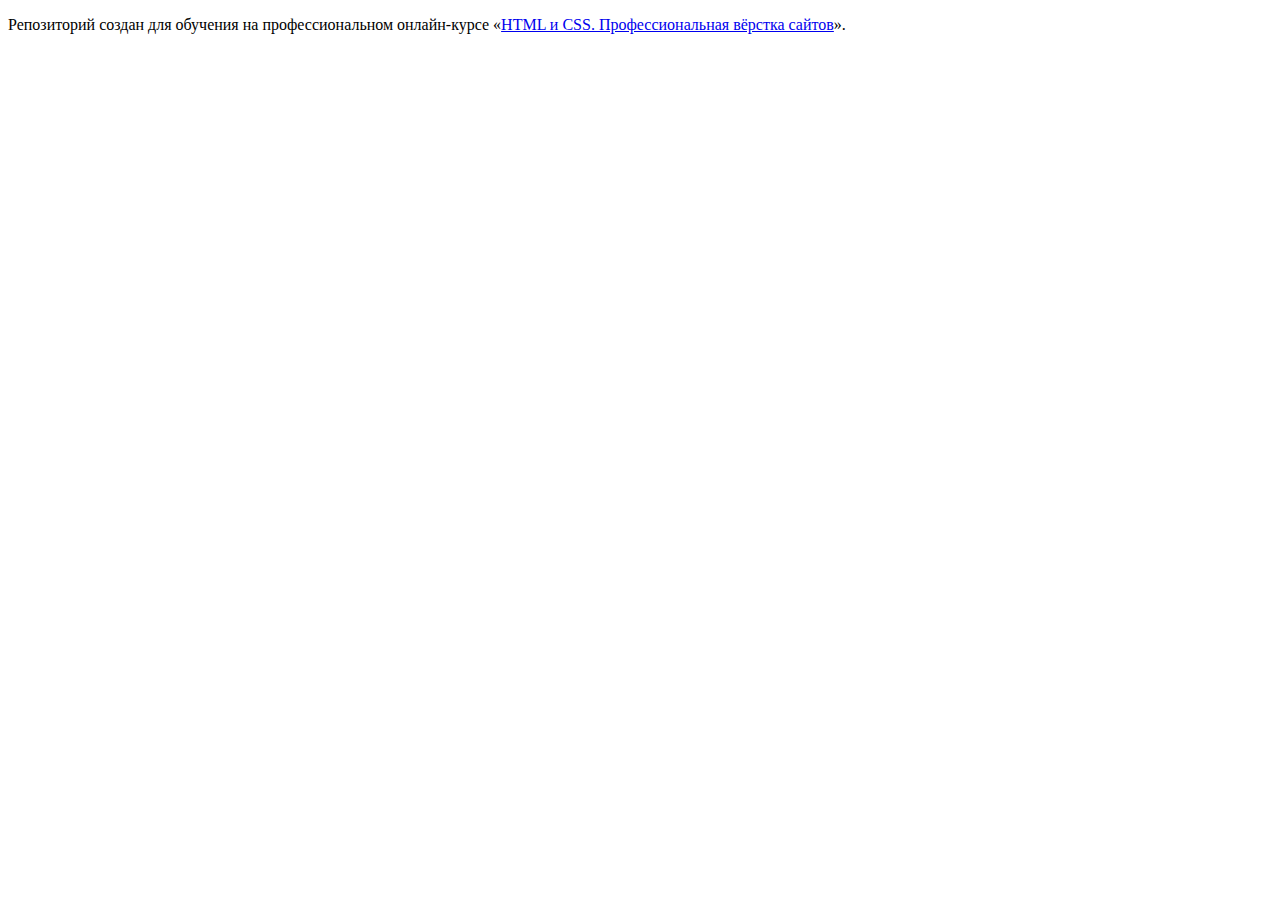
<file: 1/index.html>
<!DOCTYPE html>
<html lang="ru">
  <head>
    <meta charset="utf-8">
    <title>HTML Academy: Седона</title>
    <base href="https://htmlacademy-htmlcss.github.io/2020319-sedona-34/1/">
</head>
  <body>

    <p>Репозиторий создан для обучения на профессиональном онлайн‑курсе «<a href="https://htmlacademy.ru/intensive/htmlcss">HTML и CSS. Профессиональная вёрстка сайтов</a>».</p>

  </body>
</html>
</file>
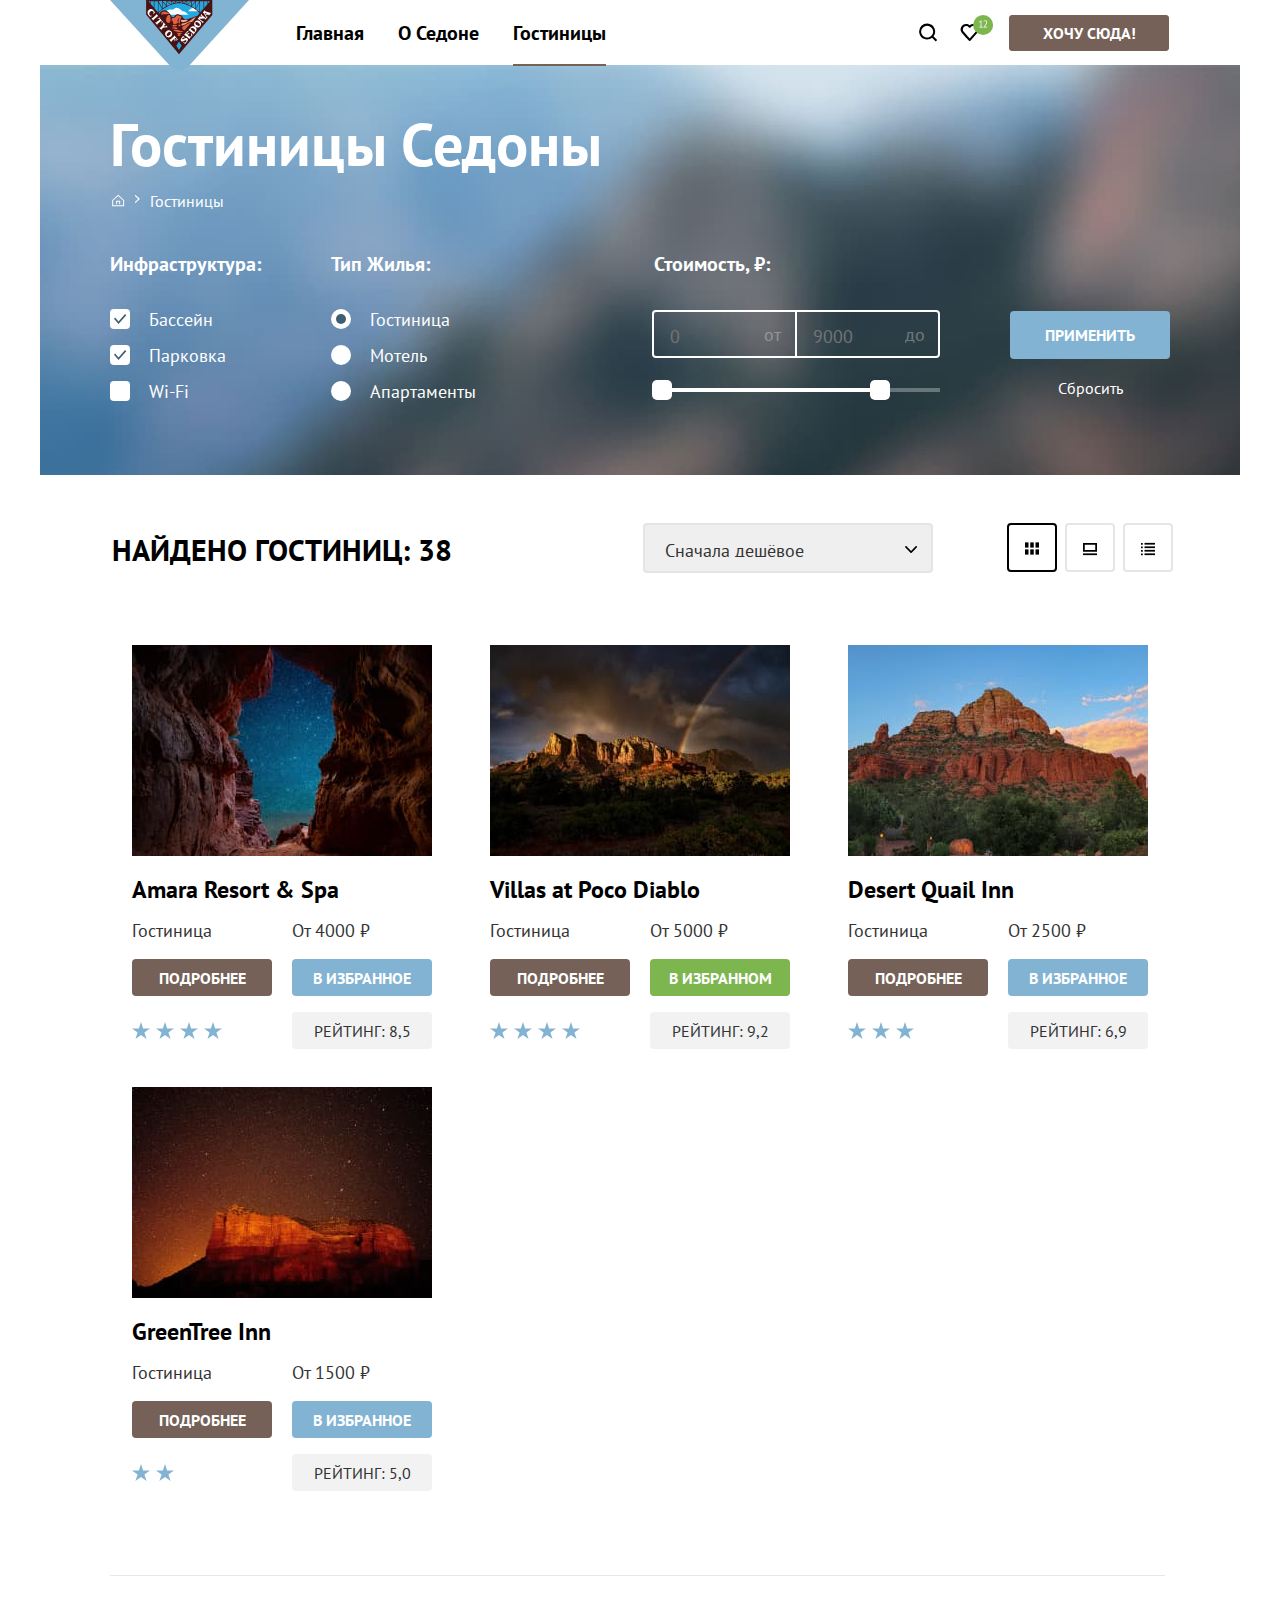
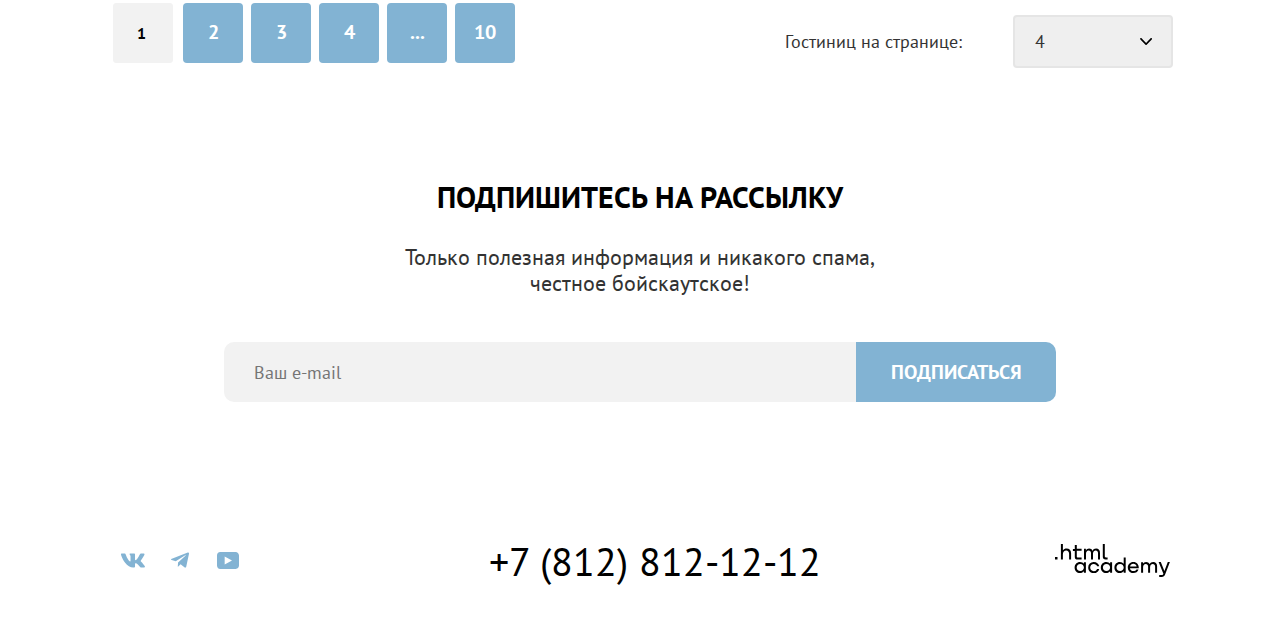
<file: catalog.html>
<!DOCTYPE html>
<html lang="ru">
  <head>
    <meta charset="utf-8">
    <title>HTML Academy: Седона</title>
    <link rel="icon" href="favicon.ico" type="image/x-icon" />
    <link rel="icon" type="image/png" sizes="32x32" href="images/favicon.png"/>
    <link rel="stylesheet" href="styles/styles.css">
  </head>

  <body>
    <div class="page-container">
      <header class="page-header">
        <nav class="navigation">
            <a class="navigation-logo">
              <svg width="139" height="70" fill="none" xmlns="http://www.w3.org/2000/svg">
                <path d="M139 0H0l59.93 65.65a12.7 12.7 0 0 0 19.14 0L139 0Z" fill="#81B3D3"/><path d="M36.8.5 69 38.2 101.09.7 36.8.5Z" fill="#23A9E1"/><path d="M61.27 14.63h17.35c-1.3-.8-4.41-4.58-6.01-3.19-.1.1-4.92-5.67-8.03-2.88-2.7 2.48-4-.3-7.02 1.59-3.6 2.39 2 3.68 3.71 4.47Zm26.78-3.49-9.83.1c3.91-4.47 5.62-3.98 9.83-.1Z" fill="#fff"/><path d="M97.88 3.58V1.2h2.1l-2.1 2.4Zm-49.34 9.35c.1.1 2.4-2.38 6.11-4.87 3.41-2.29 8.63-4.88 14.45-4.88 5.81 0 11.13 2.69 14.54 4.98 3.7 2.39 6.01 4.77 6.11 4.87l-2.5 2.99c-4.52.6-7.73 3.88-12.14 3.18-2.2-.4-2.3-1.59-2.9-2.88-.5-1-1.31-.8-2.31-1.2-.9-.4-1.5-1.1-3.41-.7-1.6.4-1.8 2.9-3.91 2.8-1.1-.1-1.2-1.6-2.81-3.59-4.11-4.87-7.92-4.18-10.53.3L68.89 37.1 48.54 12.93ZM40.1 1.2v1.9l-1.6-1.9h1.6Zm54.06 0h3.2v2.99l-3.2 3.78V1.19Zm-4.12 11.35V1.19h3.51v7.37l-3.5 3.98c.1 0 0 0 0 0Zm-.5-10.35v9.85c-1.1-1.1-2.3-2.1-3.6-2.99l3.6-6.86Zm-4.1-.3v6.77c-.51-.3-.91-.7-1.51-1-.7-.4-1.4-.9-2.2-1.3l3.7-4.47Zm-4.42-.2v4.28c-1-.5-2.1-1-3.11-1.5l3.1-2.78Zm.6-.5h3.71l-3.7 4.58V1.19Zm4.31 0h3.61l-3.6 7.07V1.19Zm-8.82 0h3.9l-3.5 3.09c-.1 0-.2-.1-.3-.1l-.1-2.99Zm-.5.4v2.39c-1-.4-2-.7-3.11-.9l3.1-1.49Zm-4.22 0v1.3l-2.2-.3 2.2-1Zm-6.81 0 2.2 1c-.8 0-1.5.1-2.2.3v-1.3Zm-4.12 0 3.11 1.5c-1.1.2-2.1.5-3.1.89V1.59Zm3.61 1.2-3.3-1.6h3.3v1.6Zm3.51-.4-2.8-1.3h2.8v1.3Zm.7-1.2h2.91l-2.9 1.3v-1.3Zm3.72 0h3.2l-3.2 1.6v-1.6ZM60.57 4.28l-3.5-3.09h3.9v2.99l-.4.1Zm-3.6-2.59 3.1 2.69c-1.1.4-2.1.9-3.1 1.49V1.69Zm-4.32.2 3.6 4.48c-1.3.7-2.5 1.49-3.6 2.39V1.89Zm-4.21.3 3.6 6.96c-1.3 1-2.5 2-3.6 3.19V2.19Zm3.7 5.97-3.6-7.07h3.6v7.07Zm4.32-2.49L52.75 1.1h3.7v4.58Zm-12.64 1.8-3.2-3.79V1.2h3.2v6.27Zm.6-6.28h3.52v11.15l-3.51-4.18V1.19ZM69.3 0H36.1v14.53L69 54.23l.2-.3 33.09-39V0h-33Z" fill="#491213"/><path d="m66.39 45.77 2.6-4.18 2.61 4.18-2.6 4.17-2.61-4.17Z" fill="#23A9E1"/><path d="M74.41 30.44c-3.4-1.99-2.6-3.48.2-4.87 1.5-.7 4.81-3.38 6.12-2.49l-6.32 7.36Zm-2.3 2.5c-2.01-.1-4.32-.4-6.32.1 1.2.29 4.2 1.18 1.4 1.88 1 1.4 2.6 1.3 3.61.1-.4-.2-.7-.5-1-.7 1.1-.3 2.1-.9 2.3-1.39Zm1.2-1.6c-.9-.8-1.9-.8-2.71 0-1.2-2.09-5.42-1.4-7.42-1.7 1.1 2.6 9.63 3.1 10.13 1.7Zm-6.82-2.19c-1.6-.5-6.82-.4-3.41-1.79 1.1-.4 6.72.1 3.4 1.8Zm2-2.98c-.5-1.1.4-2.4 1.7-1.4 1.21.8-.6 2-1.7 1.4Zm-2.9.1c-2.31.7-5.32-.8-1.6-1.5 2.3-.5 4.7.5 1.6 1.5.1 0-.1 0 0 0Zm-2.61-6.17c-.5 1.59-1.5 1.89-1.4 0 .1-2.3 1.6-1.7 3.2-2.59 1.3-.7 2-3.38 4.32-1.8 1 .7 2.2.1 2.5 1.2 0-.1-2.9 6.67-1.3 6.67-3.21 0-1.8-3.78-.6-6.37-1.2.6-3.11 4.28-1.5 4.98-.8 1.1-3.42 2.58-4.72 1.49-1.1-1-.5-2.29-.5-3.58Zm-4.01 2.78c-5.62 0-1.8-8.55.1-8.06 2.2.7 1.9 8.16-.1 8.06Zm-6.22-8.16c-2.6-.1-1.5-2.58.3-3.08 1.7-.5 5.21 1.1 6.42 2.19-1.8.6-4.11.5-6.12.6-.2-2-.7-1.3-.6.3Z" fill="#DC6243"/><path d="M72 25.67c-2.9-2.99 4.32-2.69 5.52-3.78.8.3 7.02-5.37 8.52-4.98-1.1 1.3-3.4 5.28-5.01 5.28-1.3 0-2.6-.2-3.61.7-1.5 1.39-3.91 2.08-5.42 2.78Z" fill="#F49774"/><path d="M72.9 22.09c-1.6.9-3.1-2.49-.3-2.2 1.81.2 3.72-.2 5.42.1a5.9 5.9 0 0 1-5.11 2.1Z" fill="#F4B1A4"/><path d="M51.25 20.8c.3.4.6.79.5 1.39 0 .4-.6 1-.2 1.19l1.5-1.8c-.4-.09-3.51-3.77-3.51-4.17l-2.1 1.1c.1.4.8 0 1.2 0 .5 0 .9.4 1.3.7-1.1.89-3.8 3.27-4.11 3.27-.1 0-.7-.4-.7 0 0 .2.6.7.7.8l1.4 1.7c.4-.2-.1-.5.1-.8.1-.2 3.21-2.69 3.92-3.39Zm-3.41-4.48c.3-.1.4.3.6 0l-1.6-1.9c-.2-.3-.5-.6-.5 0 .1.4-4.02 3.69-4.22 3.79-.3.1-.5-.3-.7.1l1.4 1.69c.2.2.3.4.5.6.2.2.1-.4.1-.4-.1-.3.3-.6.6-.8 1-1 3.51-3.08 3.82-3.08Zm-5.72-.6c-1.1.3-2.4-.1-2.7-1.3-.4-1.19.4-2.38 1.3-3.08.9-.7 2.3-.6 2.8.5.2.5.1 1.1-.1 1.6-.1.29-.4.59 0 .79.6-.7 1.1-1.4 1.7-2.1-.7-.39-1-1.09-1.5-1.68-.6-.7-1.3-1.4-2.3-1.5-1.9-.3-3.61 1.7-3.81 3.39-.1.9.2 1.79.8 2.58.5.6 1.2 1.1 1.6 1.8.2.1 1.8-.7 2.1-.8.21 0 .1-.1.1-.2-.5.2 0 0 0 0ZM67.69 39.2c-.7-.5-2.6-2.99-3-3.48l-.2-.3-.2.1c-.1.1.1.4 0 .6-.5.8-3.72 3.18-3.92 3.38-.4.2-.8-.1-1 .2.5.6 1.8 2.28 2 2.28.3 0 .1-.5.1-.6.1-.2 1.7-1.58 2.31-2.08.2-.2.4.3.6.5.2.3.3.7.2 1-.1.19-.5.59-.2.79.4-.5 1.5-1.8 1.7-2 .2-.2-.4 0-.3-.1-.2.1-.5.2-.7 0-.1 0-.7-.69-.6-.79.3-.2.6-.6 1-.7.6-.1 1 1 1.1 1.4.1.4.1.8-.1 1.1-.1.3-.3.49 0 .59l1.41-1.9c0 .1-.1.1-.2 0-.1 0 .1.1 0 0Zm-9.22-8.86c-.7 0-1.4.3-2.01.8a3.52 3.52 0 0 0-.5 4.78c1.3 1.69 3.4 1.89 5.11.7 1.4-1.2 1.6-3.3.5-4.78-.8-1-2-1.5-3.1-1.5Zm1.2 1.4c.9-.1 1.5.8 1.1 1.79-.4 1-1.4 1.99-2.4 2.39-1.2.5-2.01-.5-1.5-1.7.4-.99 1.4-1.99 2.4-2.38.1 0 .2-.1.4-.1Zm-2.8-4.58c.3 0 .6.4.8 0l-1.41-1.7c-.4.2 0 .4-.1.6-.2.3-1.7.5-2.1.6.1-.4.6-1.69.8-1.79.4-.3.6.3.8-.1l-1.8-2.09c-.2-.2-.4-.7-.6-.4 0 0 0 1-.1 1.1-.11.2-.61 2.39-1.21 2.89-.3.3-1.5 1.29-1.8 1.39-.3.1-.5-.4-.81 0l1.6 1.89c.1.1.4.6.5.6.3.1 0-.6.1-.7.1-.3 1.61-1.8 2.31-1.9.9-.19 2-.49 3.01-.39.2 0-.2 0 0 0Zm24.26 6.67c.1.4.2.9.1 1.29-.1.6-.6 1.89-1.4 1.5-.8-.4-1.4-1.1-2.11-1.7.5-.6 1-1.1 1.9-.8.2.1.4 0 .2-.2-.3-.2-2-1.29-2.1-1.19-.2.2.3.6.1 1-.1.3-.4.5-.6.8-.5-.4-1.2-.8-.7-1.5.4-.4.8-.8 1.4-.9.4-.1 1.2.3 1.3-.1-.7-.3-1.4-.7-2.1-.99.1.5-2.2 2.89-2.7 3.48-.1.1-.41.4-.41.5 0 .3.4.1.4.1.3-.1 4.41 3.28 4.51 3.58.1.2-.1.4 0 .5 0 0 .1.1.2.1.3-.3 2.91-3.88 3.51-3.98l-1.5-2.39c-.4.2-.1.7 0 .9Zm-4.01 4.37c-1.3-.9-3.61.8-4.01 1-.7.3-1.2-.4-.8-1 .3-.5.9-.8 1.5-.8.2 0 .9.1.9 0 .1-.1.1-.1 0-.2-.6-.39-1.1-.79-1.7-1.09-.1.7-.9 1.1-1.3 1.6-.5.6-1.01 1.29-1.01 1.99s.4 1.39 1.1 1.69c.7.4 1.5.1 2.21-.3.4-.3.8-.6 1.2-.8.6-.3 1.5 0 1.3.8-.2.7-.9 1.3-1.6 1.5-.4.1-.8.1-1.2-.1-.3-.1-.6-.5-.8-.1l2.3 1.58c.1-.5.3-.7.7-.99.5-.4.9-.9 1.3-1.4.81-.89 1.11-2.48-.1-3.38Zm17.65-27.95c0 .1 0 .1 0 0l-.9 1-.8.99c-.2.2-.3.3 0 .5.5-.3 3.5 4.77 3.3 5.47-.5.2-4.51-3.29-4.61-3.49 0-.1.2-.7-.1-.6-.1 0-.5.6-.6.7l-.6.7c.2.3.3 0 .6 0 .2.1 1.2.9 1.5 1.1-.5 0-1.7.1-1.9.1-.6.1-.3-.4-.7-.6l-1.5 1.79-.91 1v.1c.2.2.1.1.4 0 .3-.1 4.31 3.18 4.41 3.38.2.3-.1.6.3.8l1.2-1.4c.1-.1.1-.1 0-.1-.3-.2-.3.1-.7.1-.3-.1-2.9-2.19-3.8-2.99l5.3-.2c.2 0 .71.6.71.8-.1.2-.3.4 0 .5.3-.4.6-.7.9-1.1l.1-.2c.1 0 .1-.1.1-.2l.1-.1c.3-.3 1.2-1.29 1.1-1.39-.3-.3-.4.3-.8 0-.2-.2-.8-1.2-.9-1.39-.2-.3.4-.6.6-.7.5-.3 2.1-.8 2.31.2 0 .2-.2.4-.1.5 0 0 .1.2.2.1l2.1-2.59-.2-.2c-.5.5-5.51-1.49-5.81-1.79-.1-.2-.1-.8-.3-.8Zm-.2 2.58c.8.3 1.5.6 2.3 1l-.6.3c-.2.1-.4.3-.6.5l-1.1-1.8Zm-6.62 7.67c-1.1-.1-2.2.4-3 1.29-1.21 1.5-1.11 3.68.4 4.87 1.5 1.2 3.7.9 4.9-.5 1.2-1.49 1.1-3.68-.4-4.87-.5-.4-1.2-.7-1.9-.8Zm-1.4 1.59c.6 0 1.3.4 1.7.7.8.5 2.2 1.68 1.5 2.68 0-.1.1-.1-.1.1-.8.8-2.2.1-2.9-.5-.7-.5-2.01-1.69-1.2-2.68.3-.2.6-.3 1-.3Zm-3.11 4.27c-1.2-.1-2.41.5-3.31 1.6-.6.8-1.3 1.49-1.9 2.29.2.3.5-.1.8.1.3.2 4.1 3.28 4.1 3.48.1.3-.2.4.1.6.1.1 2.91-3.39 3.21-3.99.4-1.09.1-2.38-.8-3.18.1.1.2.1 0 0-.8-.6-1.5-.9-2.2-.9Zm-1.1 1.6h.3c1.4.4 3.4 2.09 2.1 3.58l-.4.4c-.2.2-4.21-2.99-4.01-3.19.4-.5 1.3-.9 2-.8Z" fill="#fff"/>
              </svg>
            </a>
          <ul class="navigation-list">
            <li class="navigation-item-main">
              <a class="navigation-link" href="index.html">Главная</a>
            </li>
            <li class="navigation-item-about">
              <a class="navigation-link" href="about.html">О Седоне</a>
            </li>
            <li class="navigation-item-hotels">
              <a class="navigation-link navigation-link-current">Гостиницы</a>
            </li>
          </ul>
          <ul class="navigation-list navigation-user">
            <li class="navigation-item-search">
              <a class="navigation-link navigation-link-icon" href="#">
                <svg width="19" height="19" fill="none" xmlns="http://www.w3.org/2000/svg">
                  <path d="m18.16 17.05-3.71-3.7c1-1.3 1.7-3 1.7-4.9 0-4.4-3.6-8-8.02-8a8.12 8.12 0 0 0-8.02 8.1c0 4.4 3.6 8 8.02 8 1.8 0 3.51-.6 4.91-1.7l3.71 3.7 1.4-1.5Zm-10.03-2.5c-3.3 0-6.02-2.7-6.02-6a6.03 6.03 0 0 1 12.04 0c0 3.3-2.71 6-6.02 6Z" fill="#000"/>
                </svg>                
                <span class="visually-hidden">
                  Поиск.
                </span>
              </a>
            </li>
            <li class="navigation-item-favorite">
              <a class="navigation-link navigation-link-icon" href="#">
                <svg width="45" height="66" fill="none" xmlns="http://www.w3.org/2000/svg">
                  <path d="M20.58 41c-.3 0-.6-.1-.8-.4-5.42-6.1-6.72-7.5-7.03-7.9a5.4 5.4 0 0 1 4.41-8.7c1.31 0 2.51.5 3.52 1.3a5.47 5.47 0 0 1 9.03 4.1c0 1.3-.5 2.5-1.31 3.4l-7.02 7.9c-.2.2-.4.3-.8.3Zm-6.02-9.5c.3.4 3.51 4 6.12 6.9l6.21-7c.5-.5.7-1.2.7-2 0-1.8-1.5-3.3-3.3-3.3-1 0-2 .5-2.71 1.3-.3.3-.6.4-.9.4-.3 0-.6-.2-.8-.4-.7-.8-1.71-1.3-2.71-1.3-1.8 0-3.31 1.5-3.31 3.3-.1.9.3 1.6.7 2.1-.1 0-.1 0 0 0Z" fill="#000"/><rect x="24.13" y="15" width="20" height="20" rx="10" fill="#7DB54F"/>
                  <path d="M30.26 26.76h1.4v-4.84l.1-.59-.4.47-1.1.79-.38-.51 2.2-1.7h.36v6.38h1.37v.74h-3.55v-.74Zm7.83-4.67c0 .35-.06.72-.2 1.09-.12.37-.3.74-.5 1.11-.21.37-.45.74-.7 1.1l-.79 1.01-.49.43v.04l.64-.11h2.18v.74h-3.98v-.29a32.75 32.75 0 0 0 1.17-1.32 15.09 15.09 0 0 0 1.25-1.83c.18-.32.33-.64.43-.95.11-.31.16-.61.16-.89 0-.33-.09-.6-.28-.81-.18-.22-.47-.33-.85-.33-.25 0-.5.05-.74.16-.24.1-.44.22-.62.35l-.33-.57c.24-.2.51-.36.83-.47.32-.11.67-.17 1.03-.17.29 0 .54.04.76.13a1.5 1.5 0 0 1 .91.9c.08.2.12.43.12.68Z" fill="#fff"/>
                </svg>                
                <span class="visually-hidden">   
                    Избранное.
                </span>
              </a>
            </li>
            <li class="navigation-item-button">
              <a class="navigation-button-destination" href="#">Хочу сюда!</a>
            </li>
          </ul>
        </nav>
      </header>

        <main class="main-container main-inner">
          <div clas="main-container-catalog">
            <div class="inner-header">
              <h1 class="inner-header-title">Гостиницы Седоны</h1> 
              <ul class="breadcrumbs">
                <li class="breadcrumbs-item-main">
                  <a class="breadcrumbs-link" href="index.html">
                    <svg class="breadcrumbs-link-main" width="13" height="13" viewBox="0 0 13 13" fill="none" xmlns="http://www.w3.org/2000/svg">
                      <path fill-rule="evenodd" clip-rule="evenodd" d="m.16 6.15 6-5.5 6 5.5v6.2h-12v-6.2Zm1 .4v4.8h10v-4.8l-5-4.5-5 4.5Zm4 3.8h-1v-3.5h4v3.5h-1v-2.5h-2v2.5Z"/>
                    </svg>
                    <span class="visually-hidden">
                      Главная.
                    </span>
                   </a>
                </li>
                <li class="breadcrumbs-item">
                  <a class="breadcrumbs-link" href="catalog.html">Гостиницы</a>
                </li>
              </ul>
            </div> 
              <form class="hotels-filter" action="https://echo.htmlacademy.ru/" method="get">
                <h2 class="visually-hidden">Фильтры гостиниц</h2>
                  <fieldset class="hotel-filter-group">
                    <legend class="hotel-filter-title">Инфраструктура:</legend>
                      <ul class="hotel-filter-list">
                        <li class="hotel-filter-item">
                          <label class="control">
                            <input class="visually-hidden control-input" type="checkbox" name="swmming-pool" checked>
                              <span class="control-mark"></span>
                              <span class="control-label">Бассейн</span>
                          </label>
                        </li>
                        <li class="hotel-filter-item">
                          <label class="control">
                            <input class="visually-hidden control-input" type="checkbox" name="parking" checked>
                              <span class="control-mark">
                              </span>
                              <span class="control-label">Парковка</span>
                          </label>
                        </li>
                        <li class="hotel-filter-item-wifi">
                          <label class="control">
                            <input class="visually-hidden control-input" type="checkbox" name="wifi">
                              <span class="control-mark"></span>
                              <span class="control-label">Wi-Fi</span>
                          </label>  
                        </li>
                      </ul>
                  </fieldset>

                  <fieldset class="hotel-filter-group">
                    <legend class="hotel-type-title">Тип жилья:</legend>
                      <ul class="hotel-type-list">
                        <li class="hotel-filter-item">
                          <label class="control">
                            <input class="visually-hidden control-input" type="radio" name="product-group" checked>
                              <span class="control-mark"></span>
                              <span class="control-label">Гостиница</span>
                          </label>
                        </li>
                        <li class="hotel-filter-item">
                          <label class="control">
                            <input class="visually-hidden control-input" type="radio" name="product-group">
                              <span class="control-mark"></span>
                              <span class="control-label"> Мотель</span>
                          </label>
                        </li>
                        <li class="hotel-filter-item">
                          <label class="control">
                            <input class="visually-hidden control-input" type="radio" name="product-group">
                              <span class="control-mark"></span>
                              <span class="control-label">Апартаменты</span>
                            </label>  
                        </li>
                      </ul>
                  </fieldset>

                  <fieldset class="filter-group filter-group-price">
                    <legend class="filter-title-price">Стоимость, ₽:</legend>
                    <div class="wrap-input">
                      <label class="filter-group-label" aria-label="Минимальная цена">
                        <input class="min-max-price min-price"  type="text" id="min-price" name="min-price" placeholder="0"/>
                        <span class="price">от</span>
                      </label>
                      <label class="filter-group-label" aria-label="Максимальная цена">
                        <input class="min-max-price max-price" type="text" id="max-price" name="max-price" placeholder="9000"/>
                        <span class="price">до</span>
                      </label>
                    </div>
                    <div class="range">
                      <div class="range-scale">
                        <div class="range-bar" style="width: 228px; left: 0">
                          <button type="button" class="range-toggle toggle-min" aria-label="Выставить минимальную цену"></button>
                          <button  type="button" class="range-toggle toggle-max" aria-label="Выставить максимальную цену"></button>
                        </div>
                      </div>
                    </div>
                  </fieldset>
                  
                  <div class="inner-header-buttons">
                    <button class="button apply-button" type="submit">Применить</button>
                    <button class="button reset-button" type="reset">Сбросить</button>
                  </div>                  
              </form>
            </div>

            <section class="main-container">
              <div class="main-catalog">
                <div class="sorting-container">
                  <div class="hotels-found">
                        <h2 class="hotels-found-title">Найдено гостиниц: 38</h2>
                    <div class= "select sorting-type">
                      <select class="select-control" aria-label="Сортировка">
                          <option value="cheap">Сначала дешёвое</option>
                          <option value="popular">Сначала популярное</option>
                          <option value="expensive">Сначала дорогое</option>
                      </select>
                    </div>

                  </div>
                    <div class="sorting-buttons">
                      <a href="#" class="sorting-button-icon sorting-icon-table">
                        <svg class="sorting-view-icon" width="14" height="13" viewBox="0 0 16 14" fill="none" xmlns="http://www.w3.org/2000/svg">
                          <path d="M4 0H0V6H4V0Z" fill="black"/>
                          <path d="M16 0H12V6H16V0Z" fill="black"/>
                          <path d="M10 0H6V6H10V0Z" fill="black"/>
                          <path d="M4 8H0V14H4V8Z" fill="black"/>
                          <path d="M16 8H12V14H16V8Z" fill="black"/>
                          <path d="M10 8H6V14H10V8Z" fill="black"/>
                        </svg>                          
                        <span class="visually-hidden">Показать карточки.</span>
                      </a>
                      <a href="#" class="sorting-button-icon">
                        <svg class="sorting-view-icon" width="16" height="14" viewBox="0 0 16 14" fill="none" xmlns="http://www.w3.org/2000/svg">
                          <path d="M16 12H0V14H16V12Z" fill="black"/>
                          <path d="M14 2V8H2V2H14ZM16 0H0V10H16V0Z" fill="black"/>
                        </svg>                          
                        <span class="visually-hidden">Галерея.</span>
                      </a>
                      <a href="#" class="sorting-button-icon">
                        <svg class="sorting-view-icon" width="16" height="14" viewBox="0 0 16 14" fill="none" xmlns="http://www.w3.org/2000/svg">
                          <path d="M2 0H0V2H2V0Z" fill="black"/>
                          <path d="M16 0H4V2H16V0Z" fill="black"/>
                          <path d="M2 4H0V6H2V4Z" fill="black"/>
                          <path d="M16 4H4V6H16V4Z" fill="black"/>
                          <path d="M2 8H0V10H2V8Z" fill="black"/>
                          <path d="M16 8H4V10H16V8Z" fill="black"/>
                          <path d="M2 12H0V14H2V12Z" fill="black"/>
                          <path d="M16 12H4V14H16V12Z" fill="black"/>
                        </svg>
                        <span class="visually-hidden">Показать список.</span>
                      </a>
                    </div>
                </div>

  <!-- Список товаров -->
              <div class="catalog-products">
                <ul class="hotels">
                  <li class="product-card">
                    <a class="product-card-link" href="#">
                      <img class="product-card-image" src="images/hotels/hotel1.jpg" alt="Amara Resort & Spa." heigh="211px" width="300px">
                      <h3 class="product-card-title">Amara Resort & Spa</h3>
                    </a>
                    <p class="product-card-type">Гостиница</p>
                    <p class="product-card-price">От 4000 ₽</p>
                    <a class="product-card-button-more" href="#">подробнее</a>
                    <a class="product-card-button-favorite" href="#">в избранное</a>
                  <div class="stars-ranking">
                    <div class="stars">
                      <div class="star"></div>
                      <div class="star"></div>
                      <div class="star"></div>
                      <div class="star"></div>
                    </div>
                    <div class="product-card-ranking">Рейтинг: 8,5</div>
                  </div>
                  </li>
                  <li class="product-card">
                    <a class="product-card-link" href="#">
                      <img class="product-card-image" src="images/hotels/hotel2.jpg" alt="Villas at Poco Diablo." heigh="211px" width="300px">
                      <h3 class="product-card-title">Villas at Poco Diablo</h3>
                    </a>
                      <p class="product-card-type">Гостиница</p>
                      <p class="product-card-price">От 5000 ₽</p>
                    <a class="product-card-button-more" href="#">подробнее</a>
                    <a class="product-card-button-favorite-basket" href="#">в избранном</a>
                    <span class="stars">
                      <span class="star"></span>
                      <span class="star"></span>
                      <span class="star"></span>
                      <span class="star"></span>
                    </span>
                    <span class="product-card-ranking">Рейтинг: 9,2</span>
                  </li>
                  <li class="product-card">
                    <a class="product-card-link" href="#">
                      <img class="product-card-image" src="images/hotels/hotel3.jpg" alt="Desert Quail Inn." heigh="211px" width="300px">
                      <h3 class="product-card-title">Desert Quail Inn</h3>
                    </a>
                      <p class="product-card-type">Гостиница</p>
                      <p class="product-card-price">От 2500 ₽</p>
                    <a class="product-card-button-more" href="#">подробнее</a>
                    <a class="product-card-button-favorite" href="#">в избранное</a>
                      <span class="stars">
                        <span class="star"></span>
                        <span class="star"></span>
                        <span class="star"></span>
                      </span>
                      <span class="product-card-ranking">Рейтинг: 6,9</span>
                  </li>
                  <li class="product-card">
                    <a class="product-card-link" href="#">
                      <img class="product-card-image" src="images/hotels/hotel4.jpg" alt="GreenTree Inn." heigh="211px" width="300px">
                      <h3 class="product-card-title">GreenTree Inn</h3>
                    </a>
                      <p class="product-card-type">Гостиница</p>
                      <p class="product-card-price">От 1500 ₽</p>
                    <a class="product-card-button-more" href="#">подробнее</a>
                    <a class="product-card-button-favorite" href="#">в избранное</a>
                    <span class="stars">
                      <span class="star"></span>
                      <span class="star"></span>
                    </span>
                    <span class="product-card-ranking">Рейтинг: 5,0</span>
                  </li>
                </ul>
              </div>
              </div>
            </section>
            
          <!-- Пагинация -->
            <div class="pagination-container">
              <ul class="pagination">
                <li class="pagination-item-first">
                  <a class="pagination-link-first pagination-current">1</a>
                </li>
                <li class="pagination-item">
                  <a class="pagination-link" href="#">2</a>
                </li>
                <li class="pagination-item">
                  <a class="pagination-link" href="#">3</a>
                </li>
                <li class="pagination-item">
                  <a class="pagination-link" href="#">4</a>
                </li>
                <li class="pagination-item">
                  <a class="pagination-link" href="#">...</a>
                </li>
                <li class="pagination-item">
                  <a class="pagination-link" href="#">10</a>
                </li>
              </ul>
                <label class="sorting-caption" for="sorting-quantity">Гостиниц на странице:</label>
                <select class="sorting-select" name="sorting-quantity" id="sorting-quantity">
                  <option value="cheap">4</option>
                  <option value="cheap">8</option>
                  <option value="cheap">12</option>
                </select>
            </div>
            <section class="subscription-catalog">
                <h2 class="subscription-catalog-title">Подпишитесь на рассылку</h2>
                <p class="subscription-catalog-description">Только полезная информация и никакого спама,</p>
                <p class="subscription-catalog-description">честное бойскаутское!</p>
                <form class="subscription-form" action="https://echo.htmlacademy.ru/" method="post">
                    <input class="field-subscribe" type="email" id="subscription-email" name="email" placeholder="Ваш e-mail">
                    <button class="button-subscription" type="submit">Подписаться</button>
                </form>
            </section>
        </main>
        
        <footer class="page-footer">
          <ul class="footer-socials-list">
            <li class="footer-socials-item-vk">
              <a class="button-socials" href="#">
                <svg class="socials-icon" width="24" height="17" fill="none" xmlns="http://www.w3.org/2000/svg">
                  <path fill-rule="evenodd" clip-rule="evenodd" d="M23.45 1.45c.17-.55 0-.95-.8-.95h-2.62c-.67 0-.98.35-1.14.73 0 0-1.34 3.2-3.23 5.27-.61.6-.89.8-1.22.8-.17 0-.42-.2-.42-.74V1.45c0-.66-.18-.95-.74-.95H9.15c-.42 0-.67.3-.67.6 0 .61.95.76 1.05 2.5v3.8c0 .84-.16.99-.5.99-.88 0-3.05-3.21-4.33-6.89-.25-.71-.5-1-1.17-1H.9c-.75 0-.9.35-.9.73 0 .68.89 4.07 4.14 8.55 2.18 3.06 5.23 4.72 8.01 4.72 1.67 0 1.88-.37 1.88-1v-2.32c0-.73.16-.88.69-.88.38 0 1.05.2 2.61 1.67 1.78 1.75 2.07 2.53 3.08 2.53h2.62c.75 0 1.13-.37.91-1.1-.24-.72-1.09-1.77-2.21-3.02-.62-.7-1.54-1.47-1.81-1.86-.4-.49-.28-.7 0-1.14 0 0 3.2-4.43 3.53-5.93Z" fill="#83B3D3"/>
                </svg>
                <span class="visually-hidden">
                  Вконтакте
                </span>
              </a>
            </li>
            <li class="footer-socials-item-telegram">
              <a class="button-socials" href="#">
                <svg class="socials-icon" width="18" height="17" fill="none" xmlns="http://www.w3.org/2000/svg">
                  <path d="M16.79.6.84 6.75c-1.09.43-1.08 1.04-.2 1.31l4.1 1.28 9.47-5.98c.44-.27.85-.12.52.18l-7.68 6.92-.28 4.22c.41 0 .6-.19.83-.41l1.99-1.93 4.13 3.05c.77.42 1.31.2 1.5-.7l2.72-12.8C18.22.77 17.5.27 16.79.59Z" fill="#83B3D3"/>
                </svg>
                <span class="visually-hidden">
                  Телеграм
                </span>
              </a>
            </li>
            <li class="footer-socials-item-youtube">
              <a class="button-socials" href="#">
                <svg class="socials-icon" width="22" height="17" fill="none" xmlns="http://www.w3.org/2000/svg">
                  <path d="M18.6 0H3.18C1.31 0 0 1.6 0 3.4v10.1C0 15.4 1.31 17 3.17 17h15.66c1.64 0 3.17-1.6 3.17-3.4V3.4C21.78 1.6 20.47 0 18.6 0ZM7.67 12.54V4.46L15 8.5l-7.33 4.04Z" fill="#83B3D3"/>
                </svg>
                <span class="visually-hidden">
                  Ютуб
                </span>
              </a>
            </li>
          </ul>
              <a class="footer-phone-number" href="#">+7 (812) 812-12-12</a>
              <a class="htmlacademy-link" href="https://htmlacademy.ru/">
                <svg class="htmlacademy-logo" width="115" height="33" fill="none" xmlns="http://www.w3.org/2000/svg">
                  <path d="M0 12.9v2.6h2.5v-2.6H0ZM11.6 4.5c-1.6 0-2.8.7-3.6 1.7h-.1V0h-2v15.5h2v-5.3c0-2.1 1.3-3.6 3.3-3.6 1.8 0 2.9 1.4 2.9 3.2v5.7h2V9.4c.1-3-1.8-4.9-4.5-4.9ZM26.6 4.8h-4.8V1.1h-2v3.8h-1.9v2h1.9v6c0 1.7 1 2.7 2.7 2.7h4.1v-2h-3.7c-.7 0-1.1-.4-1.1-1.1V6.8h4.8v-2ZM41.1 4.6c-1.6 0-2.9.8-3.5 2.1h-.1c-.6-1.2-1.8-2.1-3.4-2.1-1.4 0-2.5.8-3.1 1.8h-.1V4.8H29v10.6h2V10c0-2 1-3.5 2.6-3.5 1.5 0 2.4 1 2.4 2.6v6.3h2V9.8c0-2.4 1.4-3.3 2.6-3.3 1.5 0 2.4 1 2.4 2.6v6.3h2V8.9c.1-2.5-1.4-4.3-3.9-4.3ZM47.8 12.7c0 1.7 1 2.7 2.8 2.7h2v-2h-1.7c-.7 0-1.1-.4-1.1-1.1V0h-2v12.7ZM28.9 19.7c-.9-1.1-2.2-1.8-3.9-1.8-3.1 0-5.4 2.3-5.4 5.6s2.3 5.6 5.4 5.6c1.8 0 3-.8 3.8-1.9h.1v1.6h2V18.2h-2v1.5Zm-3.6 7.4c-2.2 0-3.6-1.6-3.6-3.6s1.4-3.6 3.6-3.6 3.6 1.6 3.6 3.6c0 1.9-1.4 3.6-3.6 3.6ZM44.2 22c-.5-2.4-2.6-4.1-5.4-4.1a5.4 5.4 0 0 0-5.6 5.6c0 3.1 2.2 5.6 5.6 5.6 2.8 0 4.9-1.8 5.4-4.2h-2.1a3.4 3.4 0 0 1-3.3 2.3c-2.2 0-3.6-1.6-3.6-3.6s1.4-3.6 3.6-3.6c1.6 0 2.8 1 3.3 2.2h2.1V22ZM55.1 19.7c-.9-1.1-2.2-1.8-3.9-1.8-3.1 0-5.4 2.3-5.4 5.6s2.3 5.6 5.4 5.6c1.8 0 3-.8 3.8-1.9h.1v1.6h2V18.2h-2v1.5Zm-3.6 7.4c-2.2 0-3.6-1.6-3.6-3.6s1.4-3.6 3.6-3.6 3.6 1.6 3.6 3.6c0 1.9-1.5 3.6-3.6 3.6ZM68.7 19.8c-.9-1.1-2.2-1.9-3.9-1.9-3.1 0-5.4 2.3-5.4 5.6s2.2 5.6 5.4 5.6c1.7 0 3-.8 3.8-1.8h.1v1.5h2V13.4h-2v6.4Zm-3.6 7.3c-2.2 0-3.6-1.6-3.6-3.6s1.4-3.6 3.6-3.6 3.6 1.6 3.6 3.6c-.1 2-1.5 3.6-3.6 3.6ZM78.3 17.9c-3.3 0-5.5 2.5-5.5 5.6 0 3 2.1 5.6 5.5 5.6 2.5 0 4.5-1.3 5.2-3.6h-2.1c-.5 1-1.6 1.6-3 1.6-1.9 0-3.3-1.3-3.4-2.9h8.8c.2-3.6-2-6.3-5.5-6.3Zm0 1.9c1.7 0 3 1 3.3 2.6h-6.5c.3-1.5 1.5-2.6 3.2-2.6ZM98.2 17.9c-1.6 0-2.9.8-3.6 2h-.1c-.6-1.2-1.8-2-3.4-2-1.4 0-2.5.7-3.1 1.8v-1.5h-1.9v10.6h2v-5.4c0-2 1-3.4 2.6-3.5 1.5 0 2.4 1 2.4 2.6v6.3h2v-5.6c0-2.4 1.4-3.3 2.6-3.3 1.5 0 2.4 1 2.4 2.6v6.3h2v-6.5c.1-2.6-1.4-4.4-3.9-4.4ZM109.4 27l-3.6-8.9h-2.2l4.8 11.6c-.3.9-.7 1.2-1.7 1.2h-2.5v2h2.5c1.8 0 2.8-.8 3.5-2.6l4.7-12.2h-2.1l-3.4 8.9Z" fill="#000"/>
                </svg>
              <span class="visually-hidden">
                Академия
              </span>
              </a>
        </footer>
    </div>
  </body>
</html>
</file>
<file: styles/styles.css>
@font-face {
  font-family: "PT Sans";
  font-style: normal;
  font-weight: 400;
  src: url("../fonts/ptsans-400.woff2") format("woff2");
  font-display: swap;
}

@font-face {
  font-family: "PT Sans";
  font-style: normal;
  font-weight: 700;
  src: url("../fonts/ptsans-700.woff2") format("woff2");
  font-display: swap;
}

.html {
  height: 100%;
}

body {
  margin: 0;
  display: flex;
  flex-direction: column;
  min-height: 100%;
  font-family: "PT Sans", sans-serif;
  font-size: 16px;
  line-height: 26px;
  color: #242424;
  background-color: #FFFFFF;
}

.visually-hidden {
  position: absolute;
  width: 1px;
  height: 1px;
  margin: -1px;
  padding: 0;
  border: 0;
  clip: rect(0 0 0 0);
  overflow: hidden;
}

/* Pages */

.container {
  display: flex;
  margin: 0 auto;
  width: 1200px;
}

.navigation {
  display: flex;
  position: relative;
  width: 1200px;
}

.navigation-item-search {
  display: flex;
  align-items: center;
  justify-content: center;
  width: 42px;
}

.navigation-logo {
  position: absolute;
  top: 0;
  left: 70px;
  z-index: 1;
}

.navigation-link {
  position: relative;
  display: block;
  font-family: "PT Sans";
  line-height: 26px;
  font-weight: 700;
  color: #000000;
  background-color: #FFFFFF;
  text-decoration: none;
  text-transform: capitalize; 
}

.navigation-item-favorite {
  padding-top: 18px;
}

.navigation-link-icon {
  height: 30px;
  padding-bottom: 6px;
  display: flex;
  align-items: center;
  justify-content: center;
}

.navigation-link-current::before {
  position:absolute;
  width: 100%;
  height: 2px;
  left: 0;
  right: 0;
  background-color: #756257;
  content: "";
  bottom: 0;
  top: 44px;
}

.navigation-list {
  font-family: "PT Sans";
  font-style: normal;
  font-weight: 700;
  font-size: 20px;
  line-height: 26px;
  display: flex;
  margin: 0;
  margin-left: 181px;
  padding: 0;
  list-style-type: none;
  flex-wrap: wrap;
  height: 60px;
  margin-bottom: 5px;
}

.navigation-user {
  padding-left: 120px;
}

.navigation-list .navigation-user {
  display: flex;
  justify-content: center;
  align-items: center;
  padding: 0;
}

.navigation-item-main {
  padding-left: 75px;
  padding-top: 20px;
  padding-bottom: 19px;
  padding-right: 34px;
}

.navigation-item-about {
  padding-top: 20px;
  padding-bottom: 19px;
  padding-right: 34px;
}

.navigation-item-hotels {
  padding-top: 20px;
  padding-bottom: 19px;
  margin-right: auto;
}

.navigation-item-button {
  font-family: "PT Sans";
  font-style: normal;
  font-weight: 700;
  font-size: 16px;
  line-height: 20px;
  background: #756157;
  border-radius: 4px;
  margin: 15px;
  margin-bottom: 20px;
  width: 160px;
}

.navigation-button-destination {
  display: block;
  text-align: center;
  padding: 8px;
  font-family: "PT Sans";
  font-style: normal;
  font-weight: 700;
  font-size: 16px;
  line-height: 20px;
  background: #756157;
  border-radius: 4px;
  text-transform: uppercase;
  text-decoration: none;
  color: #FFFFFF;
}

.navigation-button-destination:hover {
  background: #615048;
  border-radius: 4px;
}

.navigation-button-destination:focus {
  background: #615048;
  border-radius: 4px;
}

.navigation-button-destination:focus {
  background: #756157;
  border-radius: 4px;
  color: rgba(255, 255, 255, 0.3);
}

.navigation-button-destination:disabled {
  background: #E5E5E5;
  color: #FFFFFF;
  border-radius: 4px;
}

.main-container {
  flex-grow: 1;
  background-color: #FFFFFF;
}

.main-container-catalog {
  background-color: #3F5E72;
}

.main-catalog::after {
  position: relative;
  width: 1055px;
  content: url("../images/pagination-line.png");
  height: 0px;
  background-repeat:no-repeat;
  background-size: contain;  
  top: -20px;
  left: 70px;
  margin-bottom: 0;
  }

.sorting-button-icon {
  display: flex;  
  border: 2px solid #E5E5E5;
  border-radius: 4px;
  width: 46px;
  height: 45px;
  fill:#E5E5E5;
}

.sorting-icon-table {
  border: 2px solid #000000;
}

.sorting-button-icon:hover {
  border: 2px solid #000000;
  border-radius: 4px; 
}

.sorting-button-icon:focus {
  border: 2px solid #68A2CA;
  border-radius: 4px;
}

.sorting-button-icon:active {
  border: 2px solid #000000;
  border-radius: 4px;
}

.sorting-container {
  display: flex;
  justify-content: space-between;
  color: #000000;
  background-color: #ffffff;
}

.sorting-buttons {
  display: flex;
  justify-content: flex-start;
  flex-direction: row;
  gap: 8px;
  margin-top: 48px;
  width: 160px;
  margin-right: 73px;
}

.sorting-view-icon {
  padding: 17px 16px 17px 16px;
}

.page-container {
  width: 1200px;
  margin: 0 auto;
}

.page-header-logo {
  display: block;
  width: 139px;
  margin-left: 70px;
}

.main-index {
  position: relative;
  background-color: #3F5E72;
  background-image: url("../images/background/indexBackground.jpg");
  width: 1200px;
  background-size: 100% auto;
  background-repeat: no-repeat;
  text-align: center;
}

.welcome::after {
  position: absolute;
  left: 0;
  top: 439px;
  width: 1200px;
  content: url("../images/divider.png");
  background-repeat:no-repeat;
  background-size: contain;
  margin-bottom: 0;
}

.welcome-description {
  padding: 56px;
}

.advantages {
  text-align: center;
}

.main-content-description {
  text-transform: uppercase;
  padding-top: 55px;
  font-family: "PT Sans";
  font-style: normal;
  font-weight: 700;
  font-size: 30px;
  line-height: 36px;
}

.five-reasons {
  font-family: "PT Sans";
  font-style: normal;
  font-weight: 400;
  font-size: 22px;
  line-height: 26px;
  margin: 0;
  padding-top: 7px;
  padding-bottom: 90px;
}

/* List */
.advantages-list {
  text-align: center;
  display: flex;
  flex-wrap: wrap;
  justify-content: space-between;
  margin: 0;
  padding: 0; 
  list-style-type: none;
}

.advantages-item-town {
  display: flex;
  flex-direction: column;
  width: 400px;
  margin: 0;
  background-color: #82B3D3;
}

/* Title */
.advantages-title {
  display: flex;
  font-family: "PT Sans", sans-serif;
  font-style: normal;
  font-size: 24px;
  line-height: 28px;
  font-weight: 700;
  flex-direction: column;
  text-align: center;
  text-transform: uppercase;
  color: #FFFFFF;
  padding-top: 69px;
}

.advantages-number-town {
  font-family: "PT Sans";
  font-style: normal;
  font-weight: 400;
  font-size: 18px;
  line-height: 21px;
  color: #FFFFFF;
  margin: 0;
  padding-top: 7px;
} 

.advantages-text-town {
  font-family: "PT Sans";
  font-style: normal;
  font-weight: 400;
  font-size: 18px;
  line-height: 21px;
  color: #FFFFFF;
  margin: 0;
  padding-right: 85px;
  padding-left: 85px;
  padding-top: 30px;
}

.advantages-town-photo {
  display: flex;
  background-image: url("images/background/photo1.jpg");
  background-color: #3F5E72;
  background-size: 100% auto;
  background-repeat: no-repeat;
  width: 800px;
  height: 384px;
  margin: 0;
}

.advantages-item-house {
  font-family: "PT Sans";
  font-style: normal;
  font-weight: 400;
  font-size: 18px;
  line-height: 21px;
  width: 400px;
  padding-top: 80px;
  padding-bottom: 80px;
  margin: 0;
  background:rgba(131, 179, 211, 0.12);
}

.advantages-item-food {
  font-family: "PT Sans";
  font-style: normal;
  font-weight: 400;
  font-size: 18px;
  line-height: 21px;
  width: 400px;
  padding-top: 81px;
  padding-bottom: 81px;
  margin: 0;
  background: #FFFFFF;
}

.advantages-item-souvenirs {
  font-family: "PT Sans";
  font-style: normal;
  font-weight: 400;
  font-size: 18px;
  line-height: 21px;
  width: 400px;
  padding-top: 78px;
  padding-bottom: 78px;
  margin: 0;
  background: #FFFFFF;
  background: rgba(131, 179, 211, 0.12);
}

.advantages-title-icons {
  font-family: "PT Sans";
  font-style: normal;
  font-weight: 700;
  font-size: 24px;
  line-height: 28px;
  text-align: center;
  text-transform: uppercase;
  color: #000000;
  margin: 0;
  padding-top: 29px;
  padding-bottom: 30px;
}

.advantages-description-icons {
  font-family: "PT Sans";
  font-style: normal;
  font-weight: 400;
  font-size: 18px;
  text-align: center;
  color: #333333;
  line-height: 21px;
  padding: 0;
  margin: 0;
}

.advantages-description-icons-number {
  margin-top: 30px;
  margin-bottom: 30px;
  margin-right: 85px;
  margin-left: 85px;
}

.advantages-description-bridge {
  font-family: 'PT Sans';
  font-style: normal;
  font-weight: 400;
  font-size: 18px;
  line-height: 21px;
  text-align: center;
  color: #FFFFFF;
  padding: 0;
  margin: 0;
}

.advantages-description-bridge-number {
  font-family: 'PT Sans';
  font-style: normal;
  font-weight: 400;
  font-size: 18px;
  line-height: 21px;
  text-align: center;
  color: #FFFFFF;
  padding-bottom: 19px;
}

.advantages-icon-house {
  width: 72px;
  height: 72px;
  margin-top: 81px;
  margin-right: 162px;
  margin-left: 162px;

}

.advantages-icon-food {
  width: 74px;
  height: 70px;
  margin-top: 81px;
}

.advantages-icon-souvenirs {
  width: 64px;
  height: 76px;
}

.advantages-photo-bridge {
  display: flex;
  width: 800px;
  height: 384px;
}

.advantages-item-bridge {
  width: 400px;
  background: #82B3D3;
}

.advantages-title-bridge {
  font-family: "PT Sans";
  font-style: normal;
  font-weight: 700;
  font-size: 24px;
  line-height: 28px;
  text-align: center;
  text-transform: uppercase;
  color: #FFFFFF;
  padding-top: 68px;
}

.advantages-item-square {
  width: 400px;
  margin: 0;
  background: rgba(131, 179, 211, 0.12);
}

.advantages-title-icons-bottom {
  font-family: "PT Sans";
  font-style: normal;
  font-weight: 700;
  font-size: 24px;
  line-height: 28px;
  text-align: center;
  text-transform: uppercase;
  color: #000000;
  padding-top: 78px;
}

.icons-last {
  padding-bottom: 102px;
}

.advantages-item-road {
  width: 400px;
  margin: 0;
  background: rgba(131, 179, 211, 0.2);
}

.advantages-item-tourists {
  width: 400px;
  margin: 0;
  background: rgba(131, 179, 211, 0.12);
}

.search {
  width: 1200px;
  margin: 0 auto;
}

.search-title-interest {
  font-family: 'PT Sans';
  font-style: normal;
  font-weight: 700;
  font-size: 30px;
  line-height: 36px;
  text-align: center;
  text-transform: uppercase;
  color: #000000;
  padding-top: 59px;
  padding-bottom: 8px;
}

.search-description-interest {
  font-family: "PT Sans";
  font-style: normal;
  font-weight: 400;
  font-size: 22px;
  line-height: 26px;
  text-align: center;
  color: #333333;
  margin: 0px;
}

.search-button {
  width: 574px;
  margin-right: 313px;
  margin-left: 313px;
  background: #756157;
  border-radius: 4px;
  margin-top: 56px;
  margin-bottom: 93px;
}

.search-button-name {
  display: block; 
  text-align: center;
  font-family: "PT Sans";
  font-style: normal;
  font-weight: 700;
  font-size: 20px;
  line-height: 36px;
  align-items: center;
  text-align: center;
  text-transform: uppercase;
  color: #FFFFFF;
  text-decoration: none;
  padding-top: 10px;
  padding-bottom: 13px;
  padding-right: 20px;
  padding-left: 20px;
}

.search-button-name:hover {
  background: #615048;
  border-radius: 4px;
}

.search-button-name:focus {
  background: #615048;
  border-radius: 4px;
}

.search-button-name:active {
  background: #756157;
  border-radius: 4px;
  color: rgba(255, 255, 255, 0.3);
}

.search-button-name:disabled {
  background: #E5E5E5;
  border-radius: 4px;
  color: #FFFFFF;
}

.field-subscribe {
  font-family: "PT Sans";
  font-style: normal;
  font-weight: 400;
  font-size: 18px;
  line-height: 21px;
  width: 600px;
  background: #F2F2F2;
  border-radius: 10px 0px 0px 10px;
  border: none;
  padding-left: 30px;
  margin: 0;
  margin-left: 90px;
}


.field {
  margin: 0px;
  padding-top: 20px;
  padding-left: 22px;
  padding-bottom: 19px;
  font: inherit;
  font-weight: 400;
  background: #F2F2F2;
  border: none;
  border-radius: 10px 0px 0px 10px;
  max-width: 420px;
}

.subscription {
  color: #FFFFFF;
  background-image: url("../images/background/background.jpg");
  width: 1200px;
  background-color: #3F5E72;
  background-repeat: no-repeat;
  text-align: center;
  margin: 0;
  background-size: cover;
}

.subscription-catalog {
  flex-grow: 1;
  margin: 0;
  background-size: 100% auto;
}

.subscription-catalog-title {
  font-family: "PT Sans";
  font-style: normal;
  font-weight: 700;
  font-size: 30px;
  line-height: 36px;
  text-align: center;
  text-transform: uppercase;
  color: #000000;
  margin-bottom: 29px;
  margin-top: 100px;
  width: 100%;
}

.subscription-catalog-description {
  font-family: 'PT Sans';
  font-style: normal;
  font-weight: 400;
  font-size: 22px;
  line-height: 26px;
  text-align: center;
  color: #333333;
  margin: 0;
}

.subscription-form {
  display: flex;
  justify-content: center;
  padding-top: 46px;
  padding-bottom: 94px;
  padding-left: 20px;
}

.subscription-title {
  font-family: "PT Sans";
  font-style: normal;
  font-weight: 700;
  font-size: 30px;
  line-height: 36px;
  text-transform: uppercase;
  padding-top: 94px;
  padding-left: 398px;
  padding-right: 395px;
  padding-bottom: 4px;
}

.subscription-description {
  font-family: "PT Sans";
  font-style: normal;
  font-weight: 400;
  font-size: 22px;
  line-height: 26px;
  margin: 0px;
}

.button-subscription {
  display: block;
  font-family: "PT Sans";
  font-style: normal;
  font-weight: 700;
  font-size: 20px;
  line-height: 36px;
  text-transform: uppercase;
  color: #FFFFFF;
  width: 200px;
  margin-right: 110px;
  background: #82B3D3;
  padding: 12px 15px 12px 15px;
  border: none;
  border-radius: 0px 10px 10px 0px;
}

.button-subscription:hover {
  background: #68A2CA;
  border-radius: 4px;
}

.button-subscription:focus {
  background: #68A2CA;
  border-radius: 4px;
}

.button-subscription:active {
  background: #82B3D3;
  border-radius: 4px;
  color: rgba(255, 255, 255, 0.3);
}

.button-subscription:disabled {
  background: #E5E5E5;
  border-radius: 4px;
  color: #FFFFFF;
}

.page-footer {
  display: flex;
  flex-wrap: wrap;
  justify-content: space-between;
  padding-right: 70px;
  padding: 0;
  max-width: 1200px;
}

.footer-socials-list {
  list-style-type: none;
  display: flex;
  padding: 0;
  margin: 0;
  padding-left: 81px;
}

.footer-socials-item-vk {
  padding-top: 55px;
}

.footer-socials-item-telegram {
  padding-top: 54px;
  padding-bottom: 48px;
  padding-left: 26px;
}

.footer-socials-item-youtube {
  padding-top: 54px;
  padding-left: 28px;
}

.button-socials .socials-icon > path:hover  {
  fill:  #68A2CA;
}

.button-socials .socials-icon > path:focus  {
  fill:  #68A2CA;
}

.button-socials .socials-icon > path:active  {
  fill:  rgba(104, 162, 202, 0.3);
}

.footer-phone-number:hover {
  color:  #756157;
}

.footer-phone-number:focus {
  color:  #756157;
}

.footer-phone-number:active {
  color:  rgba(117, 97, 87, 0.3);
}

.htmlacademy-link .htmlacademy-logo > path:hover {
  fill: #756157;
}

.htmlacademy-link .htmlacademy-logo > path:focus {
  fill: #756157;
}

.htmlacademy-link .htmlacademy-logo > path:active {
  fill: rgba(117, 97, 87, 0.3);
}

.htmlacademy-logo {
  padding-top: 48px;
  padding-bottom: 38px;
  padding-right: 70px;
}

.footer-phone-number {
  list-style-type: none;
  text-decoration: none;
  font-family: "PT Sans";
  font-style: normal;
  font-weight: 400;
  font-size: 40px;
  line-height: 40px;
  text-align: center;
  color: #000000;
  text-transform: uppercase;
  padding-top: 45px;
  padding-left: 15px;
  padding-bottom: 35px;
}
  /* CSS Каталога */

  .page-header {
    color:#000000;
    background-color: #FFFFFF;
  }

  .catalog-products {
    display: flex;
    flex-wrap: wrap;
    list-style-type: none;
    padding: 0;
    width: 1056px;
    margin: 0 auto;
  }

  /* Range */
  .filter-group {
    border: none;
    margin: 0;
    padding: 0;
    width: 153px;
    margin-left: 175px;
  }
  
  .filter-group-price {
    width: 289px;
  }
  
  .flex-price-wrapper {
    display: flex;
  }
  
  .filter-group-label {
    position: relative;
  }
  
  .price {
    font-family: inherit;
    font-size: 18px;
    line-height: 21px;
    font-weight: 400;
    position: absolute;
    top: 14px;
    right: 15px;
    opacity: 0.3;
  }
  
  .filter-title-price {
    margin-bottom: 33px;
    font-family: "PT Sans";
    font-style: normal;
    font-weight: 700;
    font-size: 20px;
  }
  
  .min-max-price {
    box-sizing: border-box;
    font-family: "PT Sans", "Arial", sans-serif;
    font-size: 18px;
    line-height: 21px;
    width: 145px;
    height: 48px;
    border: 2px solid #FFFFFF;
    background: transparent;
    color: #FFFFFF;
    padding: 13px 33px 8px 16px;
  }
  
  .min-max-price:hover {
    border-color: rgba(255, 255, 255, 0.6);
  }
  
  .min-max-price:focus {
    border-color: #ffffff;
    box-shadow: 0 0 0 3px #81B3D2, inset 0 0 0 3px #81B3D2;
    outline: none;
  }
  
  .min-max-price:active {
    box-shadow: none;
    background-color: #756257;
  }
  
  .max-price {
    border-radius: 0 4px 4px 0;
    margin-left: -1px;
  }
  
  .min-price {
    border-radius: 4px 0 0 4px;
    margin-right: -1px;
  }
  
  .range {
    display: flex;
  }
  
  .wrap-input {
    display: flex;
    margin-bottom: 30px;
  }
  
  .range-scale { 
    position: relative; 
    height: 4px; 
    background-color: rgba(255, 255, 255, 0.3); 
    width: 100%; 
  } 
 
  .range-bar { 
    position: absolute; 
    height: 4px; 
    background-color: #FFFFFF; 
  } 
 
  .range-toggle { 
    position: absolute; 
    width: 20px; 
    height: 20px; 
    background: #FFFFFF; 
    border-radius: 5px; 
    cursor: pointer; 
    border: none; 
  } 
 
  .range-toggle:focus { 
    box-shadow: 0 0 0 3px #81B3D2; 
    outline: none; 
  } 
 
  .range-toggle:active { 
    box-shadow: 0 0 0 2px #81B3D2; 
  } 
 
  .toggle-min { 
    top: -8px; 
    left: 0; 
  } 
 
  .toggle-max { 
    top: -8px; 
    right: -10px; 
  }

  .button {
    display: block;
    font-family: "PT Sans", "Arial", sans-serif;
    font-size: 16px;
    line-height: 20px;
    font-weight: 700;
    text-align: center;
    text-decoration: none;
    text-transform: uppercase;
    color: #FFFFFF;
    background-color: #82B3D3;
    border-radius: 4px;
    border: none;
    cursor: pointer;
    width: 160px;
    height: 48px;
    margin-right: 70px;
  }

  .apply-button {
    display: flex;
    justify-content: center;
    align-items: center;
    width: 160px;
    min-height: 48px;
    padding: 14px 14px;
    margin-left: 70px;
  }
  
  .reset-button {
    position: relative;
    top: 5px;
    align-self: center;
    padding: 5px 10px;
    font-weight: 400;
    text-transform: capitalize;
    background-color: transparent;
    border: 3px solid transparent;
    box-sizing: border-box;
    margin-left: 70px;
  }

  .apply-button:hover {
    background: #68A2CA;
    border-radius: 4px;
  }

  .apply-button:focus {
    background: #68A2CA;
    border-radius: 4px;
  }

  .apply-button:active {
    background: #82B3D3;
    border-radius: 4px;
    color: rgba(255, 255, 255, 0.3);
  }

  .apply-button:disabled {
    background: #E5E5E5;
    border-radius: 4px;
    color: #FFFFFF;
  }

  .reset-button:hover {
    color: #FFFFFF;
    opacity: 0.6;
  }

  .reset-button:focus {
  border: 3px solid #83B3D3;
  border-radius: 4px;
  }

  .reset-button:active {
    color: #FFFFFF;
    opacity: 0.3;
  }

  .inner-header-price-field {
    width: 518px;
    margin-left: 221px;
  }

  .inner-header-title {
    font-family: "PT Sans";
    font-style: normal;
    font-weight: 700;
    font-size: 60px;
    line-height: 78px;
    padding-left: 70px;
    margin: 0;
    padding-top: 40px;
  }

  .breadcrumbs {
    display: flex;
    padding: 0;
    margin: 0;
    width: 111px;
    list-style-type: none;
  }

  .breadcrumbs-link {
    position: relative;
    text-decoration: none;
    color: #FFFFFF;
  }

  .breadcrumbs-item {
    margin-top: 8px;
    margin-left: 25px;
    margin-right: 0;
    margin-bottom: 37px;
    position: relative;
  }

  .breadcrumbs-link:hover {
    color:rgba(255, 255, 255, 0.6);
  }

  .breadcrumbs-link:focus {
    color: #FFFFFF;
  }

  .breadcrumbs-link:active {
    fill: rgba(255, 255, 255, 0.3);
  }

  .breadcrumbs-item-main {
    margin-left: 72px;
    margin-top: 5px;
  }

  .breadcrumbs-item {
       margin-top: 5px;
  }

  .breadcrumbs-link-main {
    fill:#FFF;
  }

  .breadcrumbs-link-main:hover {
    fill:rgba(255, 255, 255, 0.6);
  }

  .breadcrumbs-link-main:focus {
    fill: #FFFFFF;
  }

  .breadcrumbs-link-main:active {
    fill: rgba(255, 255, 255, 0.3);
  }

  .breadcrumbs-item-main::after {
    content:"";
    background-image: url("../images/icons/arrow.svg");
    background-position: center;
    top: 195px;
    position: absolute;
    margin-left: 10px;
    height: 8px;
    width: 5px;
  }

  /* Control */
  .control {
    position: relative;
    display: block;
    padding-left: 39px;
  }

  /* Mark */
  .control-mark {
    position: absolute;
    top: 2px;
    left: 0px;
    width: 20px;
    height: 20px;
    background-color: #FFFFFF;
    border-radius: 4px;    
  }

  .control-mark:hover {
    background: rgba(255, 255, 255, 0.6);
    border-radius: 4px;
  }

  .control-mark:focus {
  border: 3px solid #83B3D3;
  border-radius: 4px;
  }

  .control-mark:active {
    background: rgba(255, 255, 255, 0.3);
    border-radius: 4px;
  }

  .control-mark:disabled {
    background: #FFFFFF;
    border-radius: 4px;
  }

  .control-label {
    font-family: "PT Sans";
    font-style: normal;
    font-weight: 400;
    font-size: 18px;
    line-height: 21px;
  }

  .inner-header-buttons {
    padding-top: 60px;
  }

  .control-input[type="checkbox"]:checked + .control-mark {
    background-image: url("../images/icons/tick.svg");
    background-repeat: no-repeat;
    background-position: center;
  }

  .control-input[type="radio"] + .control-mark {
    border-radius: 50%;
  }

  .control-input[type="radio"]:checked + .control-mark::before {
    position: absolute;
    top: 5px;
    left: 5px;
    width: 10px;
    height: 10px;
    background-color: #3F5E72;
    border-radius: 50%;
    content: "";
  }

  .hotels {
    display: flex;
    flex-wrap: wrap;
    padding: 0;
    gap: 18px;
    margin-bottom: 66px;
  }

  .hotels-filter {
   display: flex; 
  }

  .hotel-filter-group {
    width: 151px;
    margin: 0;
    margin-left: 70px;
    padding: 0;
    border: none;
  }

  .hotel-filter-list {
    display: block;
    list-style-type: none;
    margin: 0;
    padding: 0;
  }

  .hotel-type-list {
    display: block;
    list-style-type: none;
    margin: 0;
    padding: 0;
  }

  .hotel-filter-item {
    margin-bottom: 10px;
  }

  .hotel-filter-item-wifi {
    margin-bottom: 70px;
  }

  .stars-ranking {
    display: flex;
    justify-content: space-between;
    width: 100%;
  }

  .stars {
    display: flex;
    flex-wrap: wrap;
    align-items: center;
    justify-content: flex-start;
    width: 140px;
    padding-left: 20px;
    padding-top: 16px;
    padding-bottom: 20px;
  }

  .star {
    display: flex;
    flex-wrap: wrap;
    align-items: center;
    justify-content: flex-start;
    width: 18px;
    height: 17px;
    margin-right: 6px;
    background-image: url("../images/star.svg");
    background-position: center;
  } 

  .main-inner {
    color: #FFFFFF;
    padding-top: 35px;
    background-image: url("../images/background/catalogBackground.jpg");
    width: 1200px;
    background-size: 100% auto;
    background-repeat: no-repeat;
    padding: 0;
    margin: 0;
  }

  .advantages-item-bridge-photo {
    background-color: #3F5E72;
  }

  .hotels-found {
    display: flex;
    background: #FFFFFF;
    color: #000000;
  }

  .hotel-filter-title {
    display: flex;
    font-family: 'PT Sans';
    font-style: normal;
    font-weight: 700;
    font-size: 20px;
    line-height: 26px;
    text-transform: capitalize;
    margin: 0;
    padding: 0;
    margin-bottom: 30px;
  }

  .hotel-type-title {
    font-family: "PT Sans";
    font-style: normal;
    font-weight: 700;
    font-size: 20px;
    line-height: 26px;
    text-transform: capitalize;
    margin: 0;
    padding: 0;
    margin-bottom: 30px;
  }

/* Select */

  .select-control {
    font-family: "PT Sans";
    font-style: normal;
    font-weight: 400;
    font-size: 18px;
    line-height: 21px;
    position: relative;
    display: block;
    justify-content: space-between;
    width: 290px;
    margin-top: 48px;
    margin-bottom: 56px;
    margin-left: 191px;
    color: #333333;
    box-sizing: border-box;
    border: 2px solid #E5E5E5;
    border-radius: 4px;
    padding: 15px 20px 14px 20px;
    appearance: none;
    gap: 94px;
    -moz-appearance: none;
    -webkit-appearance: none;
    background-image:url("../images/icons/arrow-down.svg");
    background-repeat: no-repeat;
    background-position: 260px 20px;
    height: 50px;
 }

 .select-control:hover {
  border: 2px solid #68A2CA;
  border-radius: 4px;
 }

 .select-control:focus {
  border: 2px solid #68A2CA;
  border-radius: 4px;
 }

 .select-control:active {
  border: 2px solid #3F5E72;
  border-radius: 4px;
 }

 .select-control:disabled {
  border: 2px solid rgba(0, 0, 0, 0.3);
  border-radius: 4px;
  color: rgba(0, 0, 0, 0.3);
 }

  .inner-header-price-title {
    font-style: normal;
    font-weight: 700;
    font-size: 20px;
    line-height: 26px;
    margin-top: 0;
    margin-bottom: 34px;
  }

  .inner-header-price-field {
    display: flex;
    border: none;
  }

  .inner-header-price-field-button {
    border: none;
  }

  .hotels-found-title {
    font-family: "PT Sans";
    font-style: normal;
    font-weight: 700;
    font-size: 30px;
    line-height: 36px;
    text-transform: uppercase;
    color: #000000;
    margin-top: 57px;
    margin-left: 72px;
  }

  .product-card {
    display: flex;
    flex-wrap: wrap;
    width: 340px;  
  }

  .product-card-image {
    padding: 20px;
    padding-top: 0;
    padding-bottom: 10px;
    margin: 0;
  }

  .product-card-button-favorite {
    display: block;
    font-family: "PT Sans";
    font-style: normal;
    font-weight: 700;
    font-size: 16px;
    line-height: 20px;
    color: #FFFFFF;
    background: #82B3D3;
    text-decoration: none;
    text-align: center;
    text-transform: uppercase;
    border-radius: 4px;
    width: 140px;
    padding-top: 9px;
    padding-bottom: 8px;
  }

  .product-card-button-favorite-basket {
    display: block;
    font-family: "PT Sans";
    font-style: normal;
    font-weight: 700;
    font-size: 16px;
    line-height: 20px;
    color: #FFFFFF;
    background: #7DB54F;
    text-decoration: none;
    text-align: center;
    text-transform: uppercase;
    border-radius: 4px;
    width: 140px;
    padding-top: 9px;
    padding-bottom: 8px;
  }

  .product-card-title {
    font-family: "PT Sans";
    font-size: 24px;
    line-height: 28px;
    color: #000000;
    padding-bottom: 16px;
    padding-left: 20px;
    margin: 0;
    padding-top: 3px;
  }

  .product-card-link {
    text-decoration: none;
  }

  .product-card-type {
    font-family: "PT Sans";
    font-style: normal;
    font-weight: 400;
    font-size: 18px;
    line-height: 21px;
    width: 140px;
    margin: 0;
    padding-left: 20px;
    padding-right: 20px;
    color: #333333;
  }

  .product-card-price {
    font-family: "PT Sans";
    font-style: normal;
    font-weight: 400;
    font-size: 18px;
    line-height: 21px;
    margin-right: 22px;
    margin-top: 0;
    color: #333333;
  }

.product-card-ranking {
  display: block;
  background: #F2F2F2;
  border-radius: 4px; 
  font-family: "PT Sans";
  font-style: normal;
  font-weight: 400;
  font-size: 16px;
  line-height: 20px;
  text-align: center;
  text-transform: uppercase;
  color: #333333;
  width: 140px;
  margin: 16px 20px 20px 20px;
  padding-top: 9px;
  padding-bottom: 8px;
}

.product-card-button-more {
  display: block;
  font-family: "PT Sans";
  font-style: normal;
  font-weight: 700;
  font-size: 16px;
  line-height: 20px;
  color: #FFFFFF;
  background: #756157;
  text-decoration: none;
  text-align: center;
  text-transform: uppercase;
  border-radius: 4px;
  margin-right: 20px;
  margin-left: 20px;
  width: 140px;
  padding-top: 9px;
  padding-bottom: 8px;
}

.product-card-button-more:hover {
  background-color: #615048;
  border-radius: 4px;
}

.product-card-button-more:focus {
  background-color: #615048;
  border-radius: 4px;
}

.product-card-button-more:active {
  background-color: #756157;
  color:rgba(255, 255, 255, 0.3);
  border-radius: 4px;
}

.product-card-button-more:disabled {
  background-color: #E5E5E5;
  color:#FFFFFF;
  border-radius: 4px;
}

.product-card-button-favorite:hover {
  background-color: #68A2CA;
  border-radius: 4px;
}

.product-card-button-favorite:focus {
  background-color: #68A2CA;
  border-radius: 4px;
}

.product-card-button-favorite:active {
  background-color: #82B3D3;
  color: rgba(255, 255, 255, 0.3);
  border-radius: 4px;
}

.product-card-button-favorite:disabled {
  background-color:  #E5E5E5;
  color: #FFFFFF;
  border-radius: 4px;
}

.product-card-button-favorite-basket:hover {
  background-color: #6C9E42;
  border-radius: 4px;
}

.product-card-button-favorite-basket:focus {
  background-color: #6C9E42;
  border-radius: 4px;
}

.product-card-button-favorite-basket:active {
  background-color:  #7DB54F;
  color:rgba(255, 255, 255, 0.3);
  border-radius: 4px;
}

.product-card-button-favorite-basket:disabled {
  background-color: #E5E5E5;
  color:#FFFFFF;
  border-radius: 4px;
}

/* Pagination */
.pagination {
  display: flex;
  margin-left: 73px;
  padding: 0;
  list-style-type: none;
  width: auto;
  margin-top: 0;
}

.pagination-container {
  display: flex;
  align-items: center;
  margin-top: 0;
}

.sorting-caption {
  font-family: "PT Sans";
  font-style: normal;
  font-weight: 400;
  font-size: 18px;
  line-height: 21px;
  margin-left: 307px;
  padding-top: 0;
  color: #333333;
}

.sorting-select {
  position: relative;
  font-family: "PT Sans";
  font-style: normal;
  font-weight: 400;
  font-size: 18px;
  line-height: 21px;
  display: block;
  justify-content: space-between;
  font-size: 18px;
  line-height: 21px;
  font-weight: 400;
  width: 160px;
  color: #333333;
  box-sizing: border-box;
  border: 2px solid #E5E5E5;
  border-radius: 4px;
  padding: 14px 20px 14px 20px;
  appearance: none;
  gap: 94px;
  -moz-appearance: none;
  -webkit-appearance: none;
  background-image:url("../images/icons/arrow-down.svg");
  background-repeat: no-repeat;
  background-position: 125px;
  margin-left: 51px;
  margin-top: 0;
}

.pagination-item-first {
  margin-right: 10px;
  background: #F2F2F2;
  border-radius: 4px; 
}

.pagination-link {
  font-family: "PT Sans";
  font-style: normal;
  font-weight: 700;
  font-size: 20px;
  line-height: 36px;
  display: block;
  margin-right: 8px;
  text-align: center;
  box-sizing: border-box;
  width: 60px;
  height: 60px;
  padding: 0;
  margin-right: 8px;
  padding: 10px 0px;
  line-height: 36px;
  font-weight: 700;
  color: #FFFFFF;
  border-radius: 4px;
  background-color: #82B3D3;
  text-decoration: none;
  border: 1px solid transparent;
}

.pagination-link:hover {
  background: #68A2CA;
  border-color: #82B3D3;
  border-radius: 4px;
}

.pagination-link:focus {
  background: #68A2CA;
  border-color:#82B3D3;
  border-radius: 4px;
}

.pagination-link:active {
  background: #82B3D3;
  border-color: #82B3D3;
  border-radius: 4px;
  color: rgba(255, 255, 255, 0.3);
}

.pagination-item:last-child {
  height: 36px;
  width: 23px;
}

/* Pagination*/
.pagination-clear {
  background-color: transparent;
}

.pagination-show-more {
  margin-left: auto;
}

.pagination-current {
  display: block;
  box-sizing: border-box;
  width: 60px;
  height: 60px;
  padding: 12px 24px;
  line-height: 36px;
  font-weight: 700;
  color: #FFFFFF;
  background-color: #82B3D3;
  text-decoration: none;
  color: #000000;
  background: #F2F2F2;
  border: none;
  border-radius: 4px;
}

/* Modal Container */

.modal-container {
  position: fixed;
  top: 0;
  left: 0;
  width: 100%;
  height: 100%;
  display: flex;
  background: rgba(242, 242, 242, 0.8);
}

.modal {
  position: relative;
  margin: auto;
  padding: 62px 70px 70px 70px;
  background-color: #FFFFFF;
  border-radius: 30px;
  filter: drop-shadow(0 4px 4px rgba(0, 0, 0, 0.25));
}

.modal-content-title {
  text-transform: uppercase;
  font-size: 30px;
  line-height: 36px;
  margin: 0;
  margin-bottom: 62px;
  padding: 0;
}

.modal-container-close {
 display: none;
}

.modal-close-button {
  position: absolute;
  width: 53px;
  height: 53px;
  padding: 0;
  top: 0;
  margin-top: 55px;
  margin-right: 67px;
  right: 0;
  border-radius: 50%;
  border: none;
  background-color: #F2F2F2;
  background-image: url("../images/icons/cross.svg");
  background-repeat: no-repeat;
  background-position: center;
  cursor: pointer;
}

.modal-close-button:hover {
  background-color: #E6E6E6;
}

.modal-close-button:focus {
  box-shadow: 0 0 0 2px #81B3D2, inset 0 0 0 1px #81B3D2;
  outline: none;
}

.modal-close-button:active {
  box-shadow: none;
}

.field-group {
  margin: 0;
  padding: 0;
  display: grid;
  grid-template-columns: 155px 420px;
  margin-bottom: 41px;
  position: relative;
}

.label-field-input {
  font-weight: 700;
  font-size: 20px;
  align-self: center;
}

.field-group-modal {
  background: #F2F2F2;
  border-radius: 4px;
  box-sizing: border-box;
  width: 100%;
  border: none;
  padding: 14px 18px;
  font-weight: 400;
  font-size: 17px;
  line-height: 21px;
  color: #000000;
}

.field-group-modal:hover {
  background-color: #E6E6E6;
}

.field-group-modal:focus {
  box-shadow: 0 0 0 3px #81B3D2;
  outline: #81b3d2;
  background-color: #FFFFFF;
}

.field--group-modal:focus:not(:placeholder-shown) {
  box-shadow: 0 0 0 3px #000000;
}

.input-adult,
.input-child {
  width: 133px;
}

.date-button {
  position: absolute;
  top: 18px;
  right: 20px;
  cursor: pointer;
  border: none;
  width: 15px;
  height: 15px;
  background-color: transparent;
  background-image: url("../images/icons/calendar-icon.svg");
}

.field-date-calendar {
  position: relative;
  align-self: center;
  padding: 0;
  margin: 0;
}

.incorrect-information {
  font-size: 16px;
  line-height: 21px;
  position: absolute;
  top: 57px;
  left: 0;
  color: #FF5757;
}

.correct-information {
  font-size: 16px;
  line-height: 21px;
  position: absolute;
  top: 57px;
  left: 0;
  color: #333333;
}

.quantity-block {
  display: grid;
  grid-template-columns: 288px 230px;
  gap: 0 56px;
  align-items: start;
  margin-bottom: 40px;
}

.quantity-group {
  display: flex;
  width: 100%;
  justify-content: space-between;
}

.visitors-field {
  width: 133px;
  height: 50px;
  padding: 5px 61px;
  font-weight: 400;
  font-size: 18px;
  line-height: 21px;
  box-sizing: border-box;
}

.button-control {
  width: 133px;
  position: relative;
}

.quantity-button {
  background-color: transparent;
  position: absolute;
  width: 25px;
  height: 25px;
  border: none;
  cursor: pointer;
}

.minus-button::before {
  content: "";
  background-image: url("../images/icons/minus-icon.svg");
  background-position: center;
  opacity: 0.3;
  width: 13px;
  height: 1px;
  position: absolute;
  top: 13px;
  left: 6px;
}

.plus-button::before {
  content: "";
  background-image: url("../images/icons/plus-icon.svg");
  background-position: center;
  opacity: 0.3;
  width: 13px;
  height: 13px;
  position: absolute;
  top: 6px;
  left: 6px;
}

.quantity-button:hover::before {
  opacity: 1;
}

.quantity-button:focus {
  box-shadow: 0 0 0 3px #81B3D2, inset 0 0 0 1px #81B3D2;
  border-radius: 4px;
  outline: none;
}

.quantity-button:focus::before {
  opacity: 1;
}

.quantity-button:active {
  box-shadow: none;
  opacity: 0.3;
}

.plus-button {
  top: 11px;
  right: 14px;
}

.minus-button {
  top: 11px;
  left: 14px;
}

.find-button {
  font-size: 20px;
  line-height: 36px;
  border: none;
  width: 575px;
  height: 60px;
  background-color: #81B3D2;
  border-radius: 10px;
  color: #ffffff;
  text-transform: uppercase;
  cursor: pointer;
}

.find-button:hover {
  background: #68A2CA;
  border-radius: 10px;
}

.find-button:focus {
  background: #68A2CA;
  border: 3px solid #756257;
  border-radius: 10px;
}

.find-button:active {
  background: #68A2CA;
  border-radius: 10px;
  color: #FFFFFF;
  opacity: 0.3;
}

.tooltip-toggle {
  display: block;
  border: none;
  margin: 2px 0 0 1px;
  width: 25px;
  height: 25px;
  padding: 0;
  border-radius: 50%;
  background-color: #81B3D2;
  cursor: help;
}

.tooltip-text {
  background-color: #333333;
  color: #FFFFFF;
  font-weight: 400;
  font-size: 16px;
  line-height: 20px;
  padding: 15px 19px 27px 22px;
  border-radius: 10px;
  width: 256px;
  position: absolute;
  right: 20%;
  transform: translateX(50%);
  z-index: 1;
  margin-top: 16px;
  display: none;
  box-shadow: 0 25px 50px rgba(0, 0, 0, 0.15); 
}

.tooltip-text::before {
  content: "";
  background-image: url("../images/modal/triangle.svg");
  background-repeat: no-repeat;
  width: 19px;
  height: 9px;
  position: absolute;
  top: -9px;
  right: 119px;
}

.tooltip {
  position: absolute;
  margin-top: -3px;
  margin-left: 5px;
  width: 16px;
  height: 16px;
}

.tooltip-toggle:hover + .tooltip-text,
.tooltip-toggle:focus + .tooltip-text {
  display: block;
}
</file>
